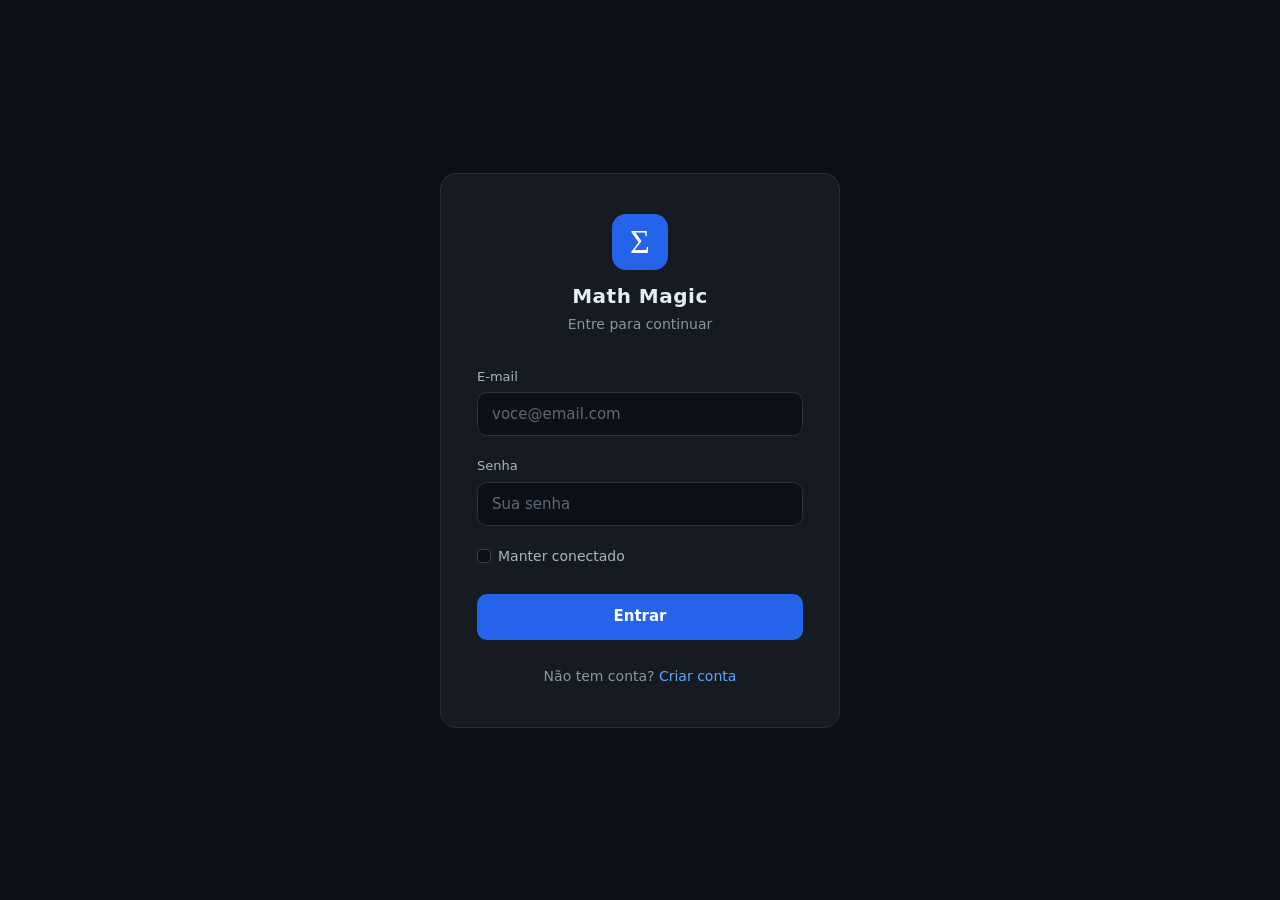
<file: index.html>
<!DOCTYPE html>
<html lang="pt-BR">

<head>
    <meta charset="UTF-8">
    <meta name="viewport" content="width=device-width, initial-scale=1.0">
    <title>Math Magic</title>
    <link rel="stylesheet" href="css/bootstrap/bootstrap.css">
    <link rel="stylesheet" href="css/index.css">
    <link rel="icon" type="image/png" href="img/LogoOF.jpg">
</head>

<body>
    <div id="Principal">
        <img id="ImagemPrincipal" src="img/formulas.avif" alt="Fórmulas matemáticas">

        <div id="Vitrine">
            <nav id="Cabecario" class="navbar navbar-expand-xl">
                <div class="container-fluid">

                    <a id="Logo" class="navbar-brand" href="AutorLifes.html">
                        <span id="Sigma" class="EstiloLetra">Σ</span>
                        <span id="NomeDaMarca" class="EstiloLetra">Math Magic</span>
                    </a>

                    <button class="navbar-toggler" type="button" data-bs-toggle="collapse" data-bs-target="#Opcoes"
                        aria-controls="Opcoes" aria-expanded="false" aria-label="Abrir menu">
                        <span class="navbar-toggler-icon"></span>
                    </button>

                    <div id="Opcoes" class="collapse navbar-collapse justify-content-end">
                        <ul class="navbar-nav align-items-xl-center">
                            <li class="nav-item">
                                <a href="index.html" class="nav-link LinksOpcoes EstiloLetra atual"
                                    aria-current="page">Início</a>
                            </li>
                            <li class="nav-item">
                                <a href="Questoes.html" class="nav-link LinksOpcoes EstiloLetra">Questões</a>
                            </li>
                            <li class="nav-item">
                                <a href="Ranking.html" class="nav-link LinksOpcoes EstiloLetra"
                                    aria-current="page">Ranking</a>
                            </li>
                            <li class="nav-item dropdown">
                                <a class="nav-link dropdown-toggle LinksOpcoes EstiloLetra" href="#" role="button"
                                    data-bs-toggle="dropdown" aria-expanded="false">UserMenu</a>
                                <div class="dropdown-menu dropdown-menu-end bg-darker" id="MenuUsuario">
                                    <h5 id="UsuarioNome">Nome:</h5>
                                    <p id="UsuarioEmail">email</p>
                                    <p id="pontos">pontos</p>
                                    <button class="btn btn-danger mt-1" type="button" onclick="logout()">Logout</button>
                                </div>
                            </li>
                        </ul>
                    </div>

                </div>
            </nav>

            <div id="Conteudo">
                <h5 id="FraseChamativa">SUA PLATAFORMA DE MATEMÁTICA!</h5>
                <h1 id="Titulo">Domine a Matemática do ENEM</h1>
                <p id="Descricao">Pratique, acompanhe seu desempenho e aprenda com resoluções comentadas.</p>

                <a href="Questoes.html" id="BtnQuestoes">Explorar Questões →</a>

                <img src="img/cefetlogo.png" alt="logo do cefet" id="LogoDoCefet">
            </div>
        </div>
    </div>

    <script src="https://cdn.jsdelivr.net/npm/bootstrap@5.3.3/dist/js/bootstrap.bundle.min.js"></script>
    <script src="js/userMenu.js"></script>
    <script src="js/verificarLogin.js"></script>
    <script src="js/forcarLogin.js"></script>
</body>

</html>
</file>
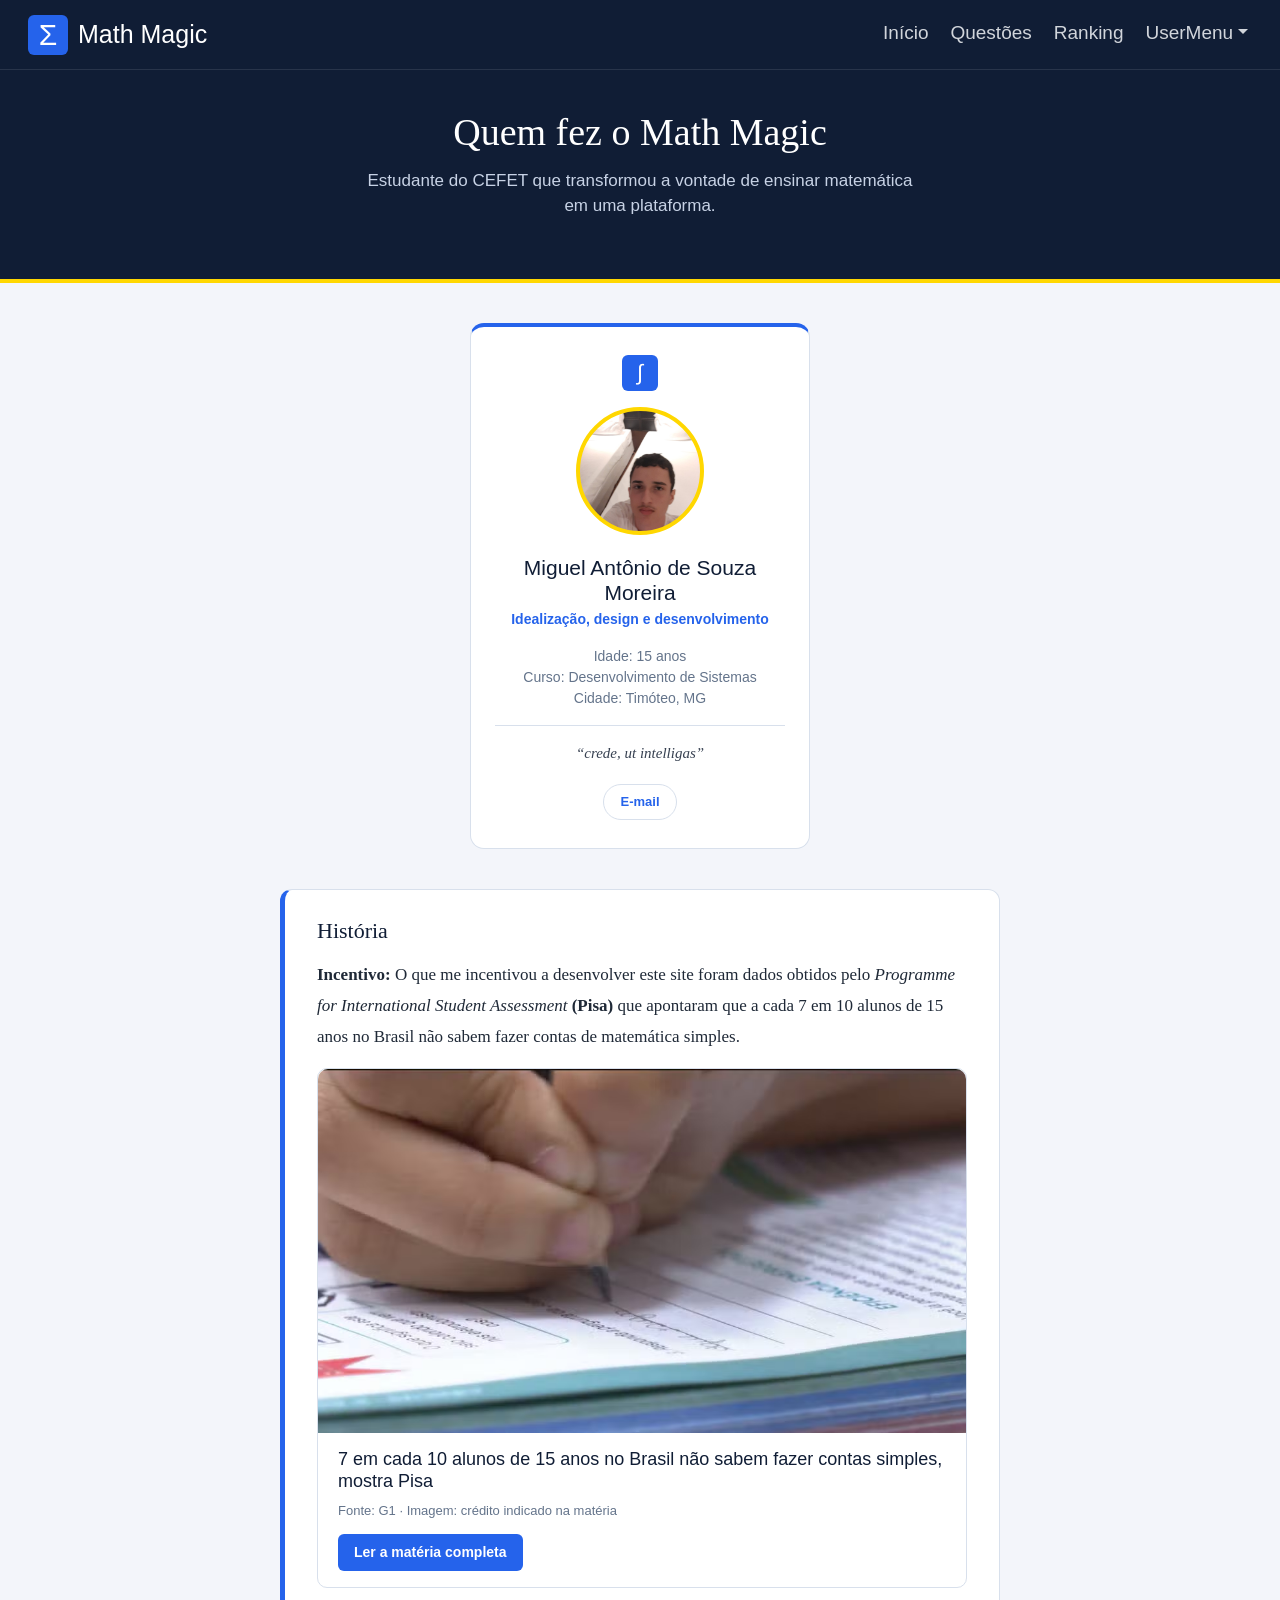
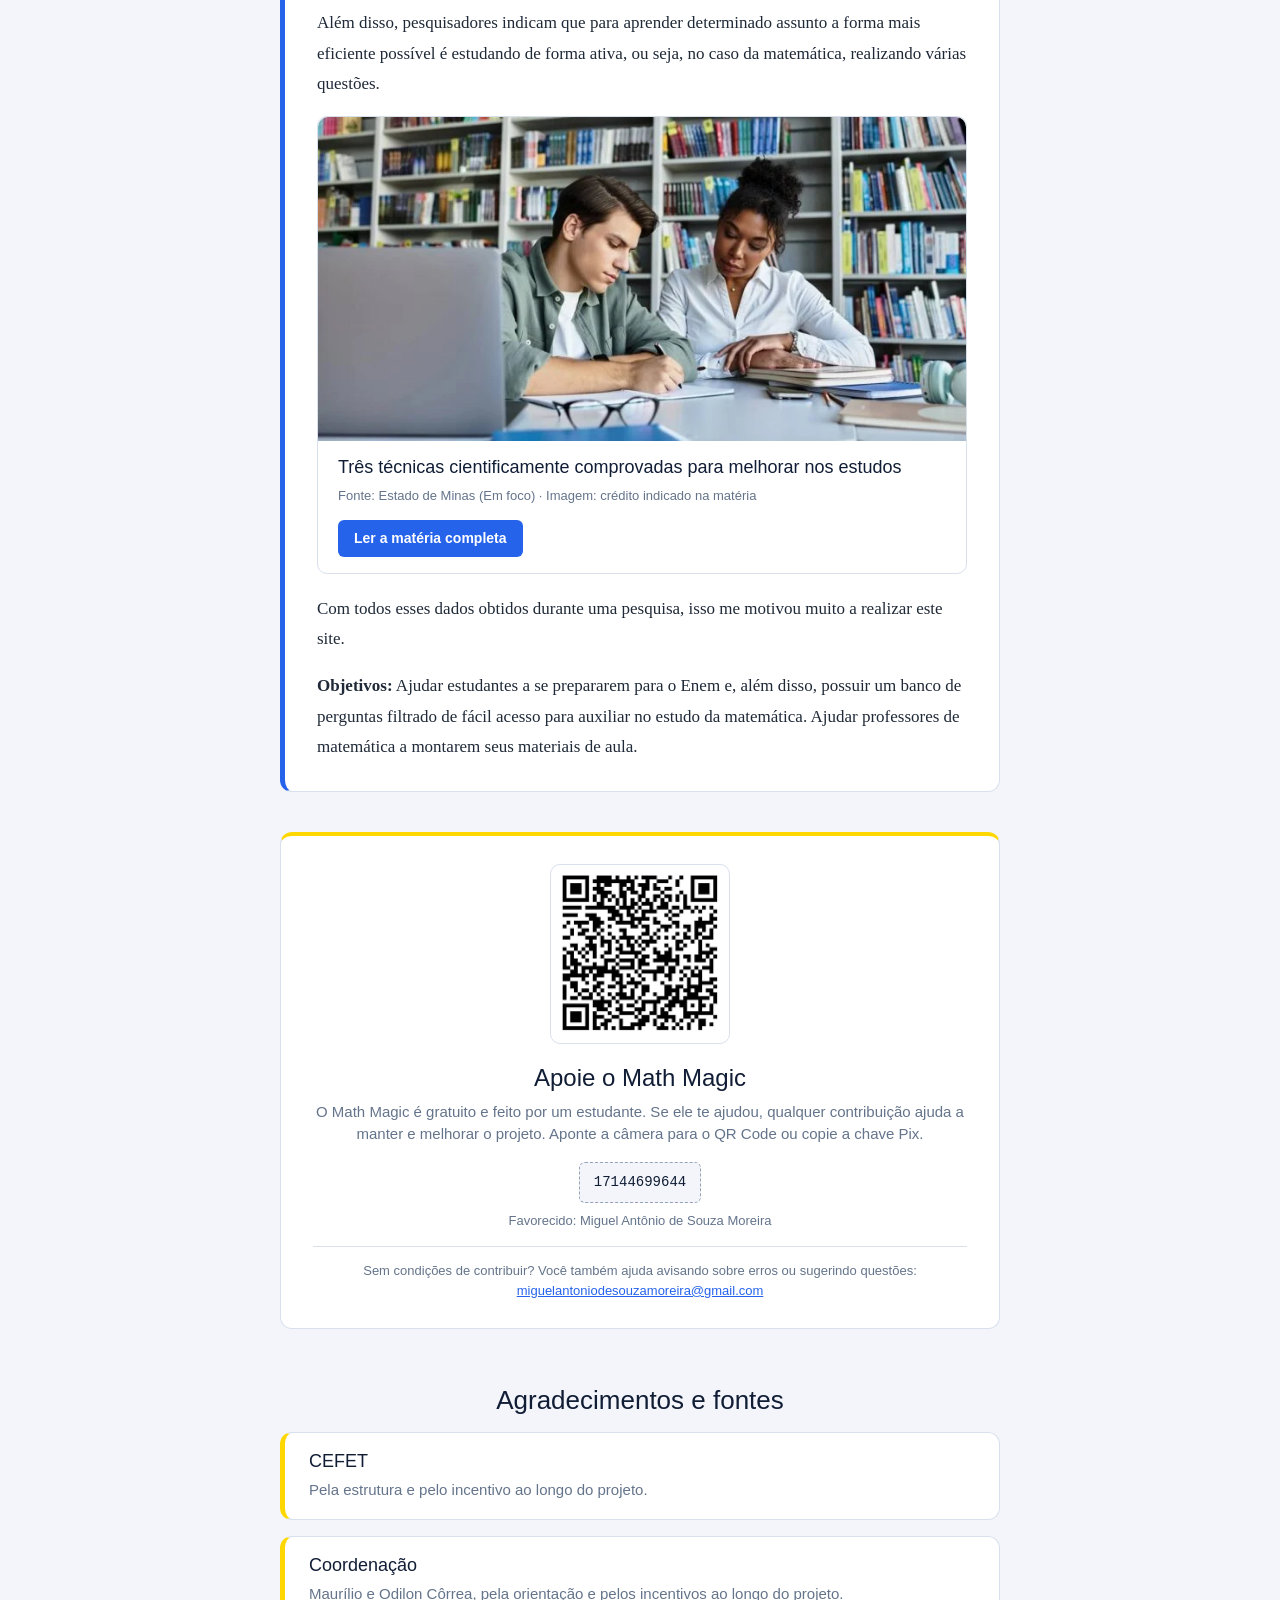
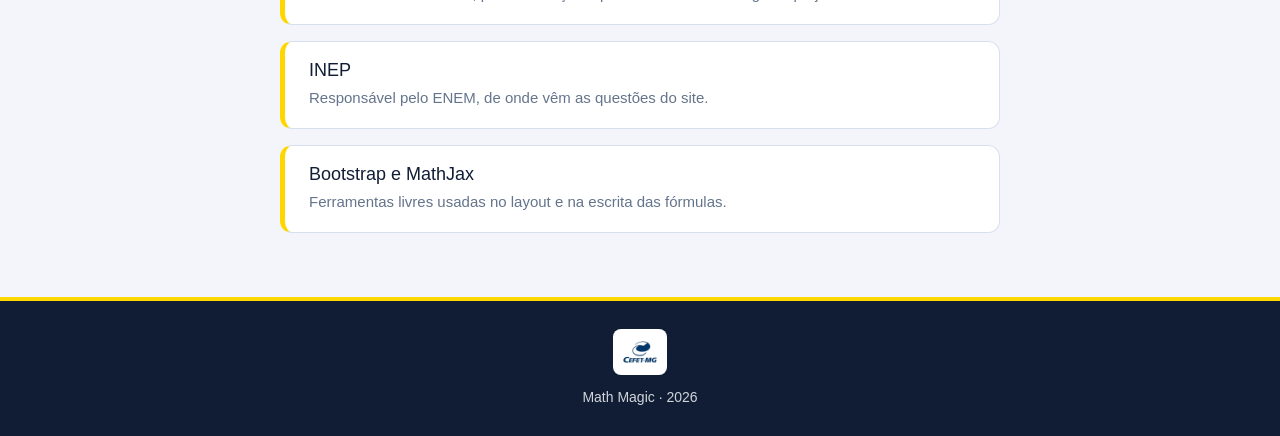
<file: AutorLifes.html>
<!DOCTYPE html>
<html lang="pt-BR">

<head>
    <meta charset="UTF-8">
    <meta name="viewport" content="width=device-width, initial-scale=1.0">
    <title>Math Magic - Créditos</title>
    <link rel="stylesheet" href="css/bootstrap/bootstrap.css">
    <link rel="stylesheet" href="css/Creditos.css">
    <link rel="icon" type="image/png" href="img/LogoOF.jpg">
</head>

<body>
    <nav id="Cabecario" class="navbar navbar-expand-md fixed-top">
        <div class="container-fluid">

            <a id="Logo" class="navbar-brand" href="AutorLifes.html">
                <span id="Sigma" class="EstiloLetra">Σ</span>
                <span id="NomeDaMarca" class="EstiloLetra">Math Magic</span>
            </a>

            <button class="navbar-toggler" type="button" data-bs-toggle="collapse" data-bs-target="#Opcoes"
                aria-controls="Opcoes" aria-expanded="false" aria-label="Abrir menu">
                <span class="navbar-toggler-icon"></span>
            </button>

            <div id="Opcoes" class="collapse navbar-collapse justify-content-end">
                <ul class="navbar-nav align-items-md-center">
                    <li class="nav-item">
                        <a href="index.html" class="nav-link LinksOpcoes EstiloLetra">Início</a>
                    </li>
                    <li class="nav-item">
                        <a href="Questoes.html" class="nav-link LinksOpcoes EstiloLetra"
                            aria-current="page">Questões</a>
                    </li>
                    <li class="nav-item">
                        <a href="Ranking.html" class="nav-link LinksOpcoes EstiloLetra"
                            aria-current="page">Ranking</a>
                    </li>
                    <li class="nav-item dropdown">
                        <a class="nav-link dropdown-toggle LinksOpcoes EstiloLetra" href="#" role="button"
                            data-bs-toggle="dropdown" aria-expanded="false">UserMenu</a>
                        <div class="dropdown-menu dropdown-menu-end bg-darker" id="MenuUsuario">
                            <h5 id="UsuarioNome">Nome:</h5>
                            <p id="UsuarioEmail">email</p>
                            <p id="pontos">pontos</p>
                            <button class="btn btn-danger mt-1" type="button" onclick="logout()">Logout</button>
                        </div>
                    </li>
                </ul>
            </div>

        </div>
    </nav>

    <div id="Topo">
        <h1 id="Titulo">Quem fez o Math Magic</h1>
        <p id="Subtitulo">Estudante do CEFET que transformou a vontade de ensinar matemática em uma plataforma.</p>
    </div>

    <div id="Equipe">
        <div class="Autor">
            <div class="AutorSimbolo">∫</div>
            <div class="AutorFoto" role="img" aria-label="Foto de Miguel Antônio"
                style="background-image: url('img/MiguelAntonio.png');"></div>
            <h3 class="AutorNome">Miguel Antônio de Souza Moreira</h3>
            <p class="AutorFuncao">Idealização, design e desenvolvimento</p>
            <ul class="AutorDados">
                <li>Idade: 15 anos</li>
                <li>Curso: Desenvolvimento de Sistemas</li>
                <li>Cidade: Timóteo, MG</li>
            </ul>
            <p class="AutorFrase">“crede, ut intelligas”</p>
            <div class="AutorLinks">
                <a href="mailto:miguelantoniodesouzamoreira@gmail.com">E-mail</a>
            </div>
        </div>
    </div>

    <div id="Teorema">
        <h4>História</h4>
        <p><b>Incentivo:</b> O que me incentivou a desenvolver este site foram dados obtidos pelo <i>Programme for
                International Student Assessment</i> <b>(Pisa)</b> que apontaram que a cada 7 em 10 alunos de 15 anos no
            Brasil não sabem fazer contas de matemática simples.</p>

        <div class="Noticia">
            <a href="https://g1.globo.com/educacao/noticia/2026/09/08/7-em-cada-10-alunos-de-15-anos-no-brasil-nao-sabem-fazer-contas-simples-mostra-pisa.ghtml"
                target="_blank" rel="noopener">
                <img src="img/JornalImagem.png" alt="Imagem divulgada pelo G1 sobre o resultado do Pisa"
                    class="NoticiaImagem">
            </a>
            <div class="NoticiaTexto">
                <h3 class="NoticiaTitulo">7 em cada 10 alunos de 15 anos no Brasil não sabem fazer contas simples,
                    mostra Pisa</h3>
                <p class="NoticiaFonte">Fonte: G1 · Imagem: crédito indicado na matéria</p>
                <a href="https://g1.globo.com/educacao/noticia/2026/09/08/7-em-cada-10-alunos-de-15-anos-no-brasil-nao-sabem-fazer-contas-simples-mostra-pisa.ghtml"
                    target="_blank" rel="noopener" class="NoticiaLink">Ler a matéria completa</a>
            </div>
        </div>

        <p>Além disso, pesquisadores indicam que para aprender determinado assunto a forma mais eficiente
            possível é estudando de forma ativa, ou seja, no caso da matemática, realizando várias questões.</p>

        <div class="Noticia">
            <a href="https://www.em.com.br/emfoco/2026/01/25/tres-tecnicas-cientificamente-comprovadas-para-melhorar-nos-estudos/"
                target="_blank" rel="noopener">
                <img src="img/EsAtivo.png" alt="Imagem divulgada pelo Estado de Minas sobre técnicas de estudo"
                    class="NoticiaImagem">
            </a>
            <div class="NoticiaTexto">
                <h3 class="NoticiaTitulo">Três técnicas cientificamente comprovadas para melhorar nos estudos</h3>
                <p class="NoticiaFonte">Fonte: Estado de Minas (Em foco) · Imagem: crédito indicado na matéria</p>
                <a href="https://www.em.com.br/emfoco/2026/01/25/tres-tecnicas-cientificamente-comprovadas-para-melhorar-nos-estudos/"
                    target="_blank" rel="noopener" class="NoticiaLink">Ler a matéria completa</a>
            </div>
        </div>

        <p>Com todos esses dados obtidos durante uma pesquisa, isso me motivou muito a realizar este site.</p>
        <p><b>Objetivos:</b> Ajudar estudantes a se prepararem para o Enem e, além disso, possuir um banco
            de perguntas filtrado de fácil acesso para auxiliar no estudo da matemática. Ajudar professores de
            matemática a montarem seus materiais de aula.</p>
    </div>

    <div id="Apoie">
        <img src="img/Qr-code.png" alt="QR Code do Pix para apoiar o Math Magic" id="ApoieQr">
        <h2 id="ApoieTitulo">Apoie o Math Magic</h2>
        <p id="ApoieDescricao">O Math Magic é gratuito e feito por um estudante. Se ele te ajudou, qualquer
            contribuição ajuda a manter e melhorar o projeto. Aponte a câmera para o QR Code ou copie a chave Pix.
        </p>
        <div id="PixLinha">
            <div id="PixChave">17144699644</div>
        </div>
        <p id="PixAviso"></p>
        <p id="PixFavorecido">Favorecido: Miguel Antônio de Souza Moreira</p>
        <p id="ApoieOutras">Sem condições de contribuir? Você também ajuda avisando sobre erros ou sugerindo
            questões: <a href="mailto:miguelantoniodesouzamoreira@gmail.com">miguelantoniodesouzamoreira@gmail.com</a>
        </p>
    </div>

    <div id="Agradecimentos">
        <h2 id="AgradecimentosTitulo">Agradecimentos e fontes</h2>
        <div class="Agradecimento">
            <h4>CEFET</h4>
            <p>Pela estrutura e pelo incentivo ao longo do projeto.</p>
        </div>
        <div class="Agradecimento">
            <h4>Coordenação</h4>
            <p>Maurílio e Odilon Côrrea, pela orientação e pelos incentivos ao longo do projeto.</p>
        </div>
        <div class="Agradecimento">
            <h4>INEP</h4>
            <p>Responsável pelo ENEM, de onde vêm as questões do site.</p>
        </div>
        <div class="Agradecimento">
            <h4>Bootstrap e MathJax</h4>
            <p>Ferramentas livres usadas no layout e na escrita das fórmulas.</p>
        </div>
    </div>

    <div id="Rodape">
        <img src="img/cefetlogo.png" alt="logo do cefet" id="LogoDoCefet">
        <p>Math Magic · 2026</p>
    </div>

    <script src="https://cdn.jsdelivr.net/npm/bootstrap@5.3.3/dist/js/bootstrap.bundle.min.js"></script>
    <script src="js/userMenu.js"></script>
</body>

</html>
</file>
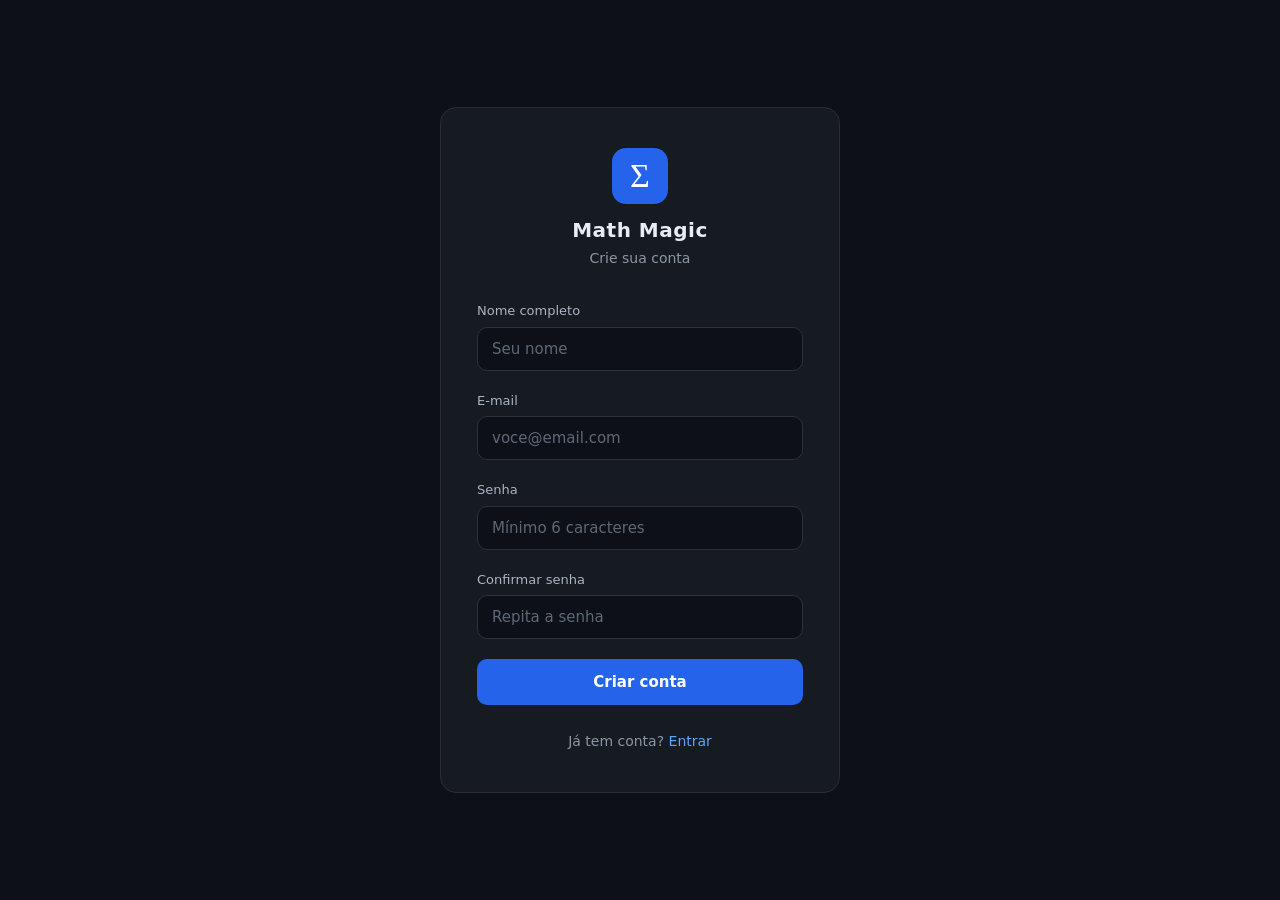
<file: Cadastro.html>
<!DOCTYPE html>
<html lang="pt-br" data-bs-theme="dark">

<head>
  <meta charset="UTF-8">
  <meta name="viewport" content="width=device-width, initial-scale=1">
  <title>Criar conta · Math Magic</title>
  <link rel="stylesheet" href="css/bootstrap/bootstrap.css">
  <link rel="stylesheet" href="css/EstilosEntrada.css">
  <link rel="icon" type="image/png" href="img/LogoOF.jpg">
</head>

<body>
  <main class="cartao">
    <div class="marca">
      <div class="logo" aria-hidden="true">&Sigma;</div>
      <h1 class="nome-marca">Math Magic</h1>
      <p class="subtitulo">Crie sua conta</p>
    </div>

    <form id="formulario">
      <div class="campo">
        <label for="nome">Nome completo</label>
        <input type="text" class="form-control" id="nome" placeholder="Seu nome" required>
        <div class="invalid-feedback">Digite seu nome.</div>
      </div>

      <div class="campo">
        <label for="email">E-mail</label>
        <input type="email" class="form-control" id="email" placeholder="voce@email.com" required>
        <div class="invalid-feedback">Digite um e-mail válido.</div>
      </div>

      <div class="campo">
        <label for="senha">Senha</label>
        <input type="password" class="form-control" id="senha" minlength="6" placeholder="Mínimo 6 caracteres" required>
        <div class="invalid-feedback">Use pelo menos 6 caracteres.</div>
      </div>

      <div class="campo">
        <label for="confirmar">Confirmar senha</label>
        <input type="password" class="form-control" id="confirmar" placeholder="Repita a senha" required>
        <div class="invalid-feedback">As senhas precisam ser iguais.</div>
      </div>

      <button type="submit" class="btn btn-principal" onclick="Cadastrar()" type="submit">Criar conta</button>
    </form>

    <p class="rodape">Já tem conta? <a href="Login.html">Entrar</a></p>

    <script src="js/cadastrar.js"></script>
    <script src="js/verificarLogin.js"></script>
    <script src="js/loginAtivo.js"></script>
  </main>
</body>

</html>
</file>
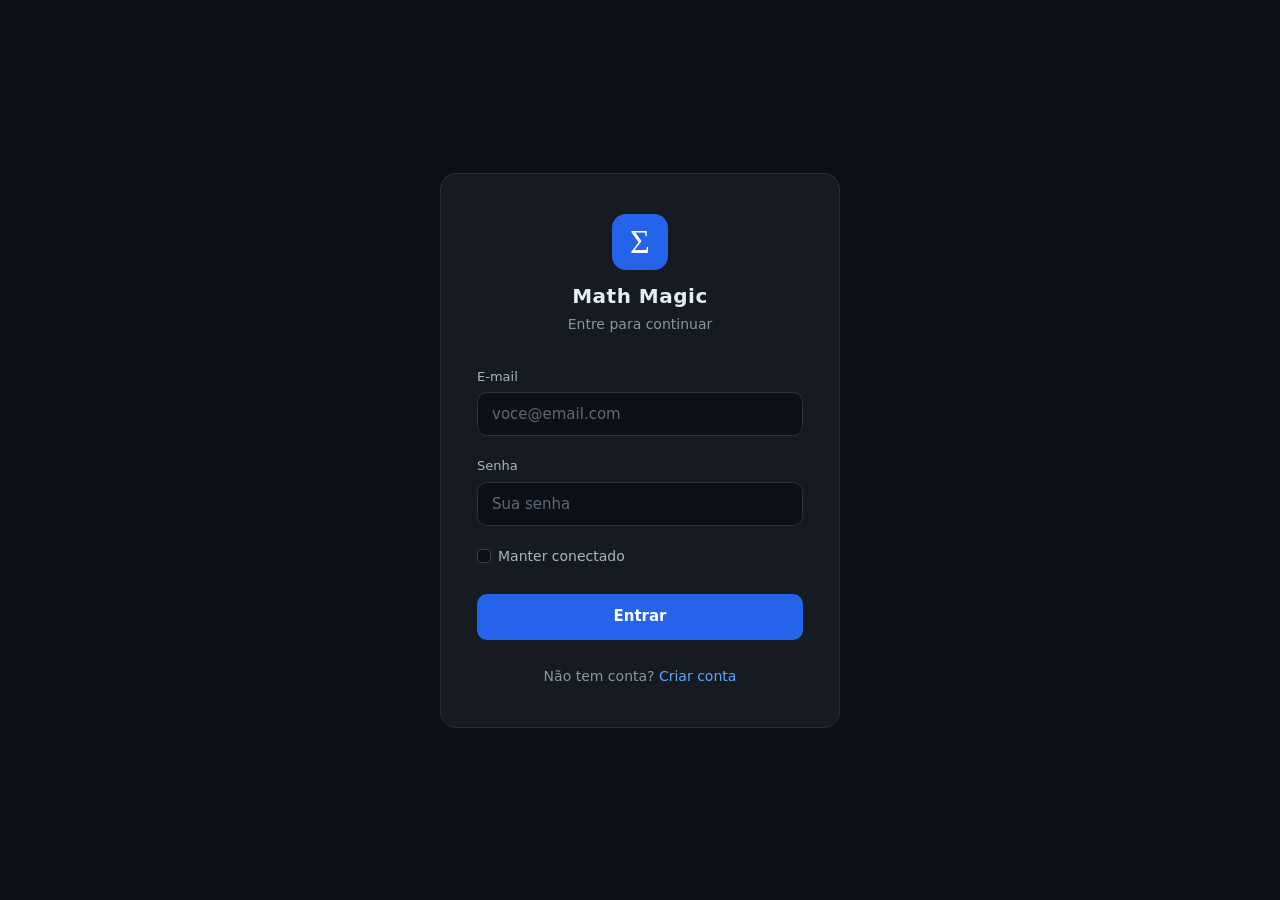
<file: Login.html>
<!DOCTYPE html>
<html lang="pt-br" data-bs-theme="dark">
<head>
  <meta charset="UTF-8">
  <meta name="viewport" content="width=device-width, initial-scale=1">
  <title>Entrar · Math Magic</title>
  <link href="css/bootstrap/bootstrap.css" rel="stylesheet">
  <link href="css/EstilosEntrada.css" rel="stylesheet">
  <link rel="icon" type="image/png" href="img/LogoOF.jpg">
</head>
<body>
  <main class="cartao">
    <div class="marca">
      <div class="logo" aria-hidden="true">&Sigma;</div>
      <h1 class="nome-marca">Math Magic</h1>
      <p class="subtitulo">Entre para continuar</p>
    </div>

    <form id="formulario">
      <div class="campo">
        <label for="email">E-mail</label>
        <input type="email" class="form-control" id="email" placeholder="voce@email.com" required>
        <div class="invalid-feedback">Digite um e-mail válido.</div>
      </div>

      <div class="campo">
        <label for="senha">Senha</label>
        <input type="password" class="form-control" id="senha" placeholder="Sua senha" required>
        <div class="invalid-feedback">Digite sua senha.</div>
      </div>

      <div class="form-check opcoes">
        <input class="form-check-input" type="checkbox" id="lembrar">
        <label class="form-check-label" for="lembrar">Manter conectado</label>
      </div>

      <button type="button" class="btn btn-principal" onclick="Login()">Entrar</button>
    </form>

    <p class="rodape">Não tem conta? <a href="Cadastro.html">Criar conta</a></p>
  </main>
  <script src="js/login.js"></script>
  <script src="js/verificarLogin.js"></script>
  <script src="js/loginAtivo.js"></script>
</body>
</html>
</file>
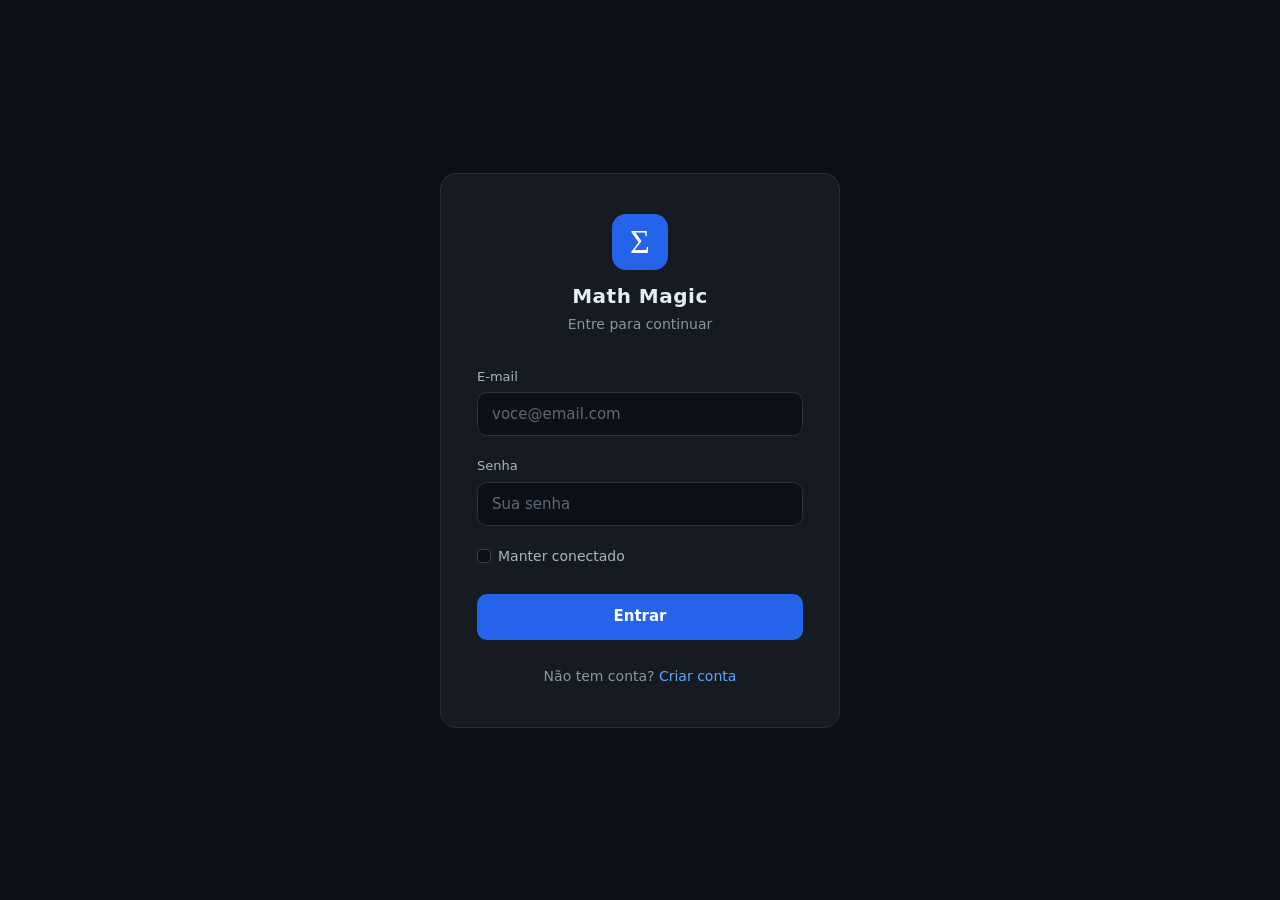
<file: Ranking.html>
<!DOCTYPE html>
<html lang="pt-BR">

<head>
    <meta charset="UTF-8">
    <meta name="viewport" content="width=device-width, initial-scale=1.0">
    <title>Math Magic - Ranking e Comunidade</title>
    <link rel="stylesheet" href="css/bootstrap/bootstrap.css">
    <link rel="stylesheet" href="css/ranking.css">
    <link rel="icon" type="image/png" href="img/LogoOF.jpg">
</head>

<body>
    <nav id="Cabecario" class="navbar navbar-expand-md fixed-top">
        <div class="container-fluid">

            <a id="Logo" class="navbar-brand" href="AutorLifes.html">
                <span id="Sigma" class="EstiloLetra">Σ</span>
                <span id="NomeDaMarca" class="EstiloLetra">Math Magic</span>
            </a>

            <button class="navbar-toggler" type="button" data-bs-toggle="collapse" data-bs-target="#Opcoes"
                aria-controls="Opcoes" aria-expanded="false" aria-label="Abrir menu">
                <span class="navbar-toggler-icon"></span>
            </button>

            <div id="Opcoes" class="collapse navbar-collapse justify-content-end">
                <ul class="navbar-nav align-items-md-center">
                    <li class="nav-item">
                        <a href="index.html" class="nav-link LinksOpcoes EstiloLetra">Início</a>
                    </li>
                    <li class="nav-item">
                        <a href="Questoes.html" class="nav-link LinksOpcoes EstiloLetra">Questões</a>
                    </li>
                    <li class="nav-item">
                        <a href="Ranking.html" class="nav-link LinksOpcoes EstiloLetra atual"
                            aria-current="page">Ranking</a>
                    </li>
                    <li class="nav-item dropdown">
                        <a class="nav-link dropdown-toggle LinksOpcoes EstiloLetra" href="#" role="button"
                            data-bs-toggle="dropdown" aria-expanded="false">UserMenu</a>
                        <div class="dropdown-menu dropdown-menu-end bg-darker" id="MenuUsuario">
                            <h5 id="UsuarioNome">Nome:</h5>
                            <p id="UsuarioEmail">email</p>
                            <p id="pontos">pontos</p>
                            <button class="btn btn-danger mt-1" type="button" onclick="logout()">Logout</button>
                        </div>
                    </li>
                </ul>
            </div>

        </div>
    </nav>

    <div id="Topo">
        <h1 id="Titulo">Ranking e Comunidade</h1>
        <p id="Subtitulo">Veja quem mais acertou questões e converse com outros estudantes.</p>
    </div>


    <!-- ===== TOP 5 ===== -->
    <div id="Ranking" class="Secao">
        <h2 class="SecaoTitulo">🏆 Top 5</h2>
        <p class="SecaoSub">Os estudantes com mais pontos no Math Magic.</p>

        <table class="table table-primary table-striped table-hover align-middle">
            <thead>
                <tr>
                    <th>Estudante</th>
                    <th>Pontos</th>
                </tr>
            </thead>
            <tbody id="corpo"></tbody>
        </table>
    </div>


    <!-- ===== COMUNIDADE ===== -->
    <div id="Comunidade" class="Secao">
        <h2 class="SecaoTitulo">Comunidade</h2>
        <p class="SecaoSub">Tire dúvidas, compartilhe dicas e comemore suas conquistas.</p>
        <form id="Form-Comentario">
        <label class="Campo" for="CampoNome">Seu nome de exibição</label>
        <input type="text" id="CampoNome" maxlength="30" placeholder="Ex.: Miguel" required>

        <label class="Campo" for="CampoTexto">Seu comentário</label>
        <textarea id="CampoTexto" maxlength="300" placeholder="Escreva aqui..." required></textarea>

        <button type="button" id="BtnPublicar" onclick="cadastrarMensagem()">Publicar comentário</button>
        </form>
        <p id="AvisoComentario"></p>

        <h3 id="ComentariosTitulo">Comentários da comunidade</h3>

        <div id="ListaComentarios">
            
        </div>
    </div>

    <div id="Rodape">
        <p>Math Magic · 2026</p>
    </div>

    <script src="https://cdn.jsdelivr.net/npm/bootstrap@5.3.3/dist/js/bootstrap.bundle.min.js"></script>
    <script src="js/userMenu.js"></script>
    <script src="js/verificarLogin.js"></script>
    <script src="js/forcarLogin.js"></script>
    <script src="js/ranking.js"></script>
    <script src="js/curtidas.js"></script>
    <script src="js/comunidade.js"></script>
</body>

</html>
</file>
<file: css/index.css>
* {
    margin: 0px;
    padding: 0px;
}

body {
    background-color: #F4F7FC;
    font-family: Arial, Helvetica, sans-serif;
}

#Principal {
    display: flex;
    min-height: 100vh;
}

/* ===== NAVBAR (sem alterações) ===== */
#Cabecario {
    width: 100%;
    min-height: 70px;
    padding: 0;
    background-color: #101D35;
    border-bottom: 1px solid rgba(255, 255, 255, .1);
}

#Logo {
    display: flex;
    align-items: center;
    gap: 10px;
    margin: 0;
    padding: 0;
}

#Sigma {
    margin-left: 16px;
    display: flex;
    align-items: center;
    justify-content: center;
    width: 40px;
    height: 40px;
    background-color: #2563EB;
    color: white;
    font-size: 30px;
    border-radius: 6px;
}

#NomeDaMarca {
    color: white;
    font-size: 25px;
    transition: 0.2s;
}

#Logo:hover #NomeDaMarca {
    color: #FFD700;
}

#Opcoes {
    margin-right: 20px;
}

#Opcoes .navbar-nav {
    gap: 22px;
}

.LinksOpcoes,
.navbar-nav .nav-link.LinksOpcoes {
    display: inline-block;
    padding: 4px 0 6px;
    color: #D1D5DB;
    font-size: 19px;
    cursor: pointer;
    transition: color .3s, transform .3s;
}

.LinksOpcoes:hover,
.navbar-nav .nav-link.LinksOpcoes:hover {
    color: white;
    transform: scale(1.08);
}

.atual,
.navbar-nav .nav-link.atual {
    color: white;
    box-shadow: inset 0 -2px 0 #FFD700;
}

.navbar-toggler {
    margin-right: 10px;
    border-color: rgba(255, 255, 255, .4);
}

.navbar-toggler-icon {
    filter: invert(1);
}

#MenuUsuario {
    min-width: 220px;
    padding: 14px 18px;
    background-color: #101D35;
    border: 1px solid rgba(255, 255, 255, .1);
    border-radius: 10px;
}

#UsuarioNome {
    margin: 0;
    color: white;
    font-size: 16px;
    font-weight: 700;
}

#UsuarioEmail {
    margin: 2px 0 0;
    color: #D1D5DB;
    font-size: 13px;
}

#pontos {
    color: rgb(255, 215, 0);
}

/* ===== FIM NAVBAR ===== */


/* ===== IMAGEM (lado esquerdo) ===== */
#ImagemPrincipal {
    width: 45%;
    height: 100vh;
    object-fit: cover;
}


/* ===== CONTEÚDO (lado direito) ===== */
#Vitrine {
    display: flex;
    flex-direction: column;
    width: 55%;
}

#Conteudo {
    flex: 1;
    display: flex;
    flex-direction: column;
    justify-content: center;
    padding: 3vh 20px;
    text-align: center;
}

#FraseChamativa {
    margin-bottom: 2vh;
    color: blue;
    font-size: 16px;
    letter-spacing: 1px;
}

#Titulo {
    margin-bottom: 2vh;
    color: rgb(216, 63, 63);
    font-family: Cambria, Cochin, Georgia, Times, 'Times New Roman', serif;
    font-size: 44px;
}

#Descricao {
    width: 80%;
    max-width: 480px;
    margin: 0 auto 4vh auto;
    color: #444546;
    font-family: Georgia, "Times New Roman", serif;
    font-size: 17px;
    font-weight: bold;
    line-height: 26px;
}

#BtnQuestoes,
#BtnMateriais {
    display: block;
    width: 80%;
    max-width: 360px;
    margin: 0 auto 2vh auto;
    padding: 14px 20px;
    color: white;
    border-radius: 8px;
    font-size: 24px;
    font-weight: bold;
    text-decoration: none;
    transition: 0.3s;
}

#BtnQuestoes {
    background-color: #2563eb;
}

#BtnMateriais {
    background-color: #ff0000;
}

#BtnQuestoes:hover,
#BtnMateriais:hover {
    box-shadow: 4px 5px 5px rgb(106, 106, 106);
    transform: translateY(-2px);
}

#LogoDoCefet {
    display: block;
    width: 120px;
    margin: 3vh auto 0 auto;
}


/* ===== navbar colapsada (hambúrguer) ===== */
@media (max-width: 1199px) {
    #Cabecario {
        min-height: 60px;
    }

    #Sigma {
        margin-left: 10px;
    }

    #NomeDaMarca {
        font-size: 17px;
    }

    #Opcoes {
        margin: 0;
        padding: 10px 16px 14px;
    }

    #Opcoes .navbar-nav {
        gap: 6px;
    }

    .LinksOpcoes,
    .navbar-nav .nav-link.LinksOpcoes {
        font-size: 16px;
    }
}


/* ===== TABLET E CELULAR: conteúdo em cima, imagem embaixo ===== */
@media (max-width: 991px) {
    #Principal {
        flex-direction: column-reverse;
    }

    #Vitrine {
        width: 100%;
    }

    #ImagemPrincipal {
        width: 100%;
        height: 180px;
    }
}

@media (max-width: 600px) {
    #Conteudo {
        padding: 36px 20px 30px 20px;
    }

    #Titulo {
        font-size: 30px;
    }

    #Descricao {
        width: 100%;
        font-size: 16px;
    }

    #BtnQuestoes,
    #BtnMateriais {
        width: 100%;
        font-size: 20px;
    }
}

@media (max-width: 380px) {
    #NomeDaMarca {
        font-size: 15px;
    }

    #BtnQuestoes,
    #BtnMateriais {
        font-size: 18px;
    }
}
</file>
<file: css/Creditos.css>
* {
    box-sizing: border-box;
}

body {
    margin: 0;
    background-color: #F3F5FA;
    color: #1F2937;
    font-family: Arial, Helvetica, sans-serif;
    line-height: 1.5;
}

/* ===== NAVBAR (sem alterações) ===== */
#Cabecario {
    width: 100%;
    min-height: 70px;
    padding: 0;
    background-color: #101D35;
    border-bottom: 1px solid rgba(255, 255, 255, .1);
}

#Logo {
    display: flex;
    align-items: center;
    gap: 10px;
    margin: 0;
    padding: 0;
}

#Sigma {
    margin-left: 16px;
    display: flex;
    align-items: center;
    justify-content: center;
    width: 40px;
    height: 40px;
    background-color: #2563EB;
    color: white;
    font-size: 30px;
    border-radius: 6px;
}

#NomeDaMarca {
    color: white;
    font-size: 25px;
    transition: 0.2s;
}

#Logo:hover #NomeDaMarca {
    color: #FFD700;
}

#Opcoes {
    margin-right: 20px;
}

#Opcoes .navbar-nav {
    gap: 22px;
}

.LinksOpcoes,
.navbar-nav .nav-link.LinksOpcoes {
    display: inline-block;
    padding: 4px 0 6px;
    color: #D1D5DB;
    font-size: 19px;
    cursor: pointer;
    transition: color .3s, transform .3s;
}

.LinksOpcoes:hover,
.navbar-nav .nav-link.LinksOpcoes:hover {
    color: white;
    transform: scale(1.08);
}

.atual,
.navbar-nav .nav-link.atual {
    color: white;
    box-shadow: inset 0 -2px 0 #FFD700;
}

.navbar-toggler {
    margin-right: 10px;
    border-color: rgba(255, 255, 255, .4);
}

.navbar-toggler-icon {
    filter: invert(1);
}

#MenuUsuario {
    min-width: 220px;
    padding: 14px 18px;
    background-color: #101D35;
    border: 1px solid rgba(255, 255, 255, .1);
    border-radius: 10px;
}

#UsuarioNome {
    margin: 0;
    color: white;
    font-size: 16px;
    font-weight: 700;
}

#UsuarioEmail {
    margin: 2px 0 0;
    color: #D1D5DB;
    font-size: 13px;
}

#pontos {
    color: rgb(255, 215, 0);
}

#Topo {
    padding: 110px 20px 60px 20px;
    background-color: #101D35;
    border-bottom: 4px solid #FFD700;
    text-align: center;
}

#Titulo {
    margin: 0 0 12px 0;
    color: white;
    font-family: Georgia, "Times New Roman", serif;
    font-size: 38px;
}

#Subtitulo {
    max-width: 560px;
    margin: 0 auto;
    color: #C7D2E5;
    font-size: 17px;
}


/* ===== AUTOR ===== */
#Equipe {
    margin-top: 40px;
    padding: 0 20px;
}

.Autor {
    max-width: 340px;
    margin: 0 auto;
    padding: 28px 24px;
    background-color: white;
    border: 1px solid #D8E0EC;
    border-top: 4px solid #2563EB;
    border-radius: 14px;
    text-align: center;
}

.AutorSimbolo {
    width: 36px;
    height: 36px;
    margin: 0 auto 16px auto;
    background-color: #2563EB;
    color: white;
    font-size: 22px;
    line-height: 36px;
    border-radius: 6px;
}

.AutorFoto {
    width: 128px;
    height: 128px;
    margin: 0 auto 20px auto;
    background-color: #E2E8F0;
    background-size: cover;
    background-position: center;
    border: 4px solid #FFD700;
    border-radius: 50%;
}

.AutorNome {
    margin: 0 0 4px 0;
    color: #101D35;
    font-size: 21px;
}

.AutorFuncao {
    margin: 0 0 16px 0;
    color: #2563EB;
    font-size: 14px;
    font-weight: bold;
}

.AutorDados {
    margin: 0 0 16px 0;
    padding: 0;
    list-style: none;
    color: #64748B;
    font-size: 14px;
}

.AutorFrase {
    margin: 0 0 20px 0;
    padding-top: 16px;
    border-top: 1px solid #D8E0EC;
    color: #374151;
    font-family: Georgia, "Times New Roman", serif;
    font-size: 15px;
    font-style: italic;
}

.AutorLinks a {
    display: inline-block;
    padding: 7px 16px;
    color: #2563EB;
    border: 1px solid #D8E0EC;
    border-radius: 20px;
    font-size: 13px;
    font-weight: bold;
    text-decoration: none;
}

.AutorLinks a:hover {
    color: white;
    background-color: #2563EB;
    border-color: #2563EB;
}


/* ===== HISTÓRIA ===== */
#Teorema {
    width: 90%;
    max-width: 720px;
    margin: 40px auto 0 auto;
    padding: 28px 32px 12px 32px;
    background-color: white;
    border: 1px solid #D8E0EC;
    border-left: 5px solid #2563EB;
    border-radius: 12px;
    font-family: Georgia, "Times New Roman", serif;
    font-size: 17px;
    line-height: 1.8;
}

#Teorema h4 {
    margin: 0 0 16px 0;
    color: #101D35;
    font-size: 22px;
}

#Teorema p {
    margin: 0 0 16px 0;
}

.Noticia {
    margin: 0 0 20px 0;
    border: 1px solid #D8E0EC;
    border-radius: 10px;
    font-family: Arial, Helvetica, sans-serif;
    line-height: 1.5;
}

.NoticiaImagem {
    display: block;
    width: 100%;
    height: auto;
    border-radius: 10px 10px 0 0;
}

.NoticiaTexto {
    padding: 16px 20px;
}

.NoticiaTitulo {
    margin: 0 0 8px 0;
    color: #101D35;
    font-size: 18px;
}

#Teorema .NoticiaFonte {
    margin: 0 0 14px 0;
    color: #64748B;
    font-size: 13px;
}

.NoticiaLink {
    display: inline-block;
    padding: 8px 16px;
    color: white;
    background-color: #2563EB;
    border-radius: 6px;
    font-size: 14px;
    font-weight: bold;
    text-decoration: none;
}

.NoticiaLink:hover {
    color: white;
    background-color: #1D4ED8;
}

#Apoie {
    width: 90%;
    max-width: 720px;
    margin: 40px auto 0 auto;
    padding: 28px 32px;
    background-color: white;
    border: 1px solid #D8E0EC;
    border-top: 4px solid #FFD700;
    border-radius: 12px;
    text-align: center;
}

#ApoieQr {
    display: block;
    width: 180px;
    height: 180px;
    margin: 0 auto 20px auto;
    padding: 8px;
    border: 1px solid #D8E0EC;
    border-radius: 10px;
}

#ApoieTitulo {
    margin: 0 0 8px 0;
    color: #101D35;
    font-size: 24px;
}

#ApoieDescricao {
    margin: 0 0 16px 0;
    color: #64748B;
    font-size: 15px;
}

#PixChave {
    display: inline-block;
    padding: 9px 14px;
    background-color: #F3F5FA;
    border: 1px dashed #94A3B8;
    border-radius: 6px;
    color: #101D35;
    font-family: "Courier New", monospace;
    font-size: 14px;
}

#PixAviso {
    margin: 8px 0 0 0;
    color: #475569;
    font-size: 14px;
    font-weight: bold;
}

#PixFavorecido {
    margin: 4px 0 0 0;
    color: #64748B;
    font-size: 13px;
}

#ApoieOutras {
    margin: 16px 0 0 0;
    padding-top: 14px;
    border-top: 1px solid #D8E0EC;
    color: #64748B;
    font-size: 13px;
}

#ApoieOutras a {
    color: #2563EB;
}

#Agradecimentos {
    width: 90%;
    max-width: 720px;
    margin: 56px auto 0 auto;
}

#AgradecimentosTitulo {
    margin: 0 0 4px 0;
    color: #101D35;
    font-size: 26px;
    text-align: center;
}

.Agradecimento {
    margin-top: 16px;
    padding: 18px 24px;
    background-color: white;
    border: 1px solid #D8E0EC;
    border-left: 5px solid #FFD700;
    border-radius: 12px;
}

.Agradecimento h4 {
    margin: 0 0 6px 0;
    color: #101D35;
    font-size: 18px;
}

.Agradecimento p {
    margin: 0;
    color: #64748B;
    font-size: 15px;
}

#Rodape {
    margin-top: 64px;
    padding: 28px 20px;
    background-color: #101D35;
    border-top: 4px solid #FFD700;
    color: #D1D5DB;
    font-size: 14px;
    text-align: center;
}

#LogoDoCefet {
    height: 46px;
    width: auto;
    margin-bottom: 12px;
    padding: 6px 10px;
    background-color: white;
    border-radius: 8px;
}

#Rodape p {
    margin: 0;
}


@media (max-width: 600px) {
    #Topo {
        padding: 90px 20px 44px 20px;
    }

    #Titulo {
        font-size: 28px;
    }

    #Subtitulo {
        font-size: 15px;
    }

    #Teorema {
        padding: 22px 18px 8px 18px;
        font-size: 16px;
    }

    #Apoie {
        padding: 24px 18px;
    }
}

/* ===== NAVBAR NO CELULAR / TABLET (menu hambúrguer) ===== */
@media (max-width: 767.98px) {
    #Opcoes {
        margin: 0;
        padding: 8px 16px 16px 16px;
        background-color: #101D35;
        max-height: calc(100vh - 60px);
        overflow-y: auto;
    }

    #Opcoes .navbar-nav {
        gap: 6px;
    }
}

@media (max-width: 600px) {
    #Cabecario {
        height: auto;
        min-height: 60px;
    }

    #Sigma {
        margin-left: 10px;
    }

    #NomeDaMarca {
        font-size: 17px;
    }

    .LinksOpcoes {
        font-size: 14px;
    }
}

@media (max-width: 380px) {
    #NomeDaMarca {
        font-size: 15px;
    }

    .LinksOpcoes {
        font-size: 13px;
    }
}
</file>
<file: css/EstilosEntrada.css>
body {
  font-family: "Inter", system-ui, sans-serif;
  font-size: 15px;
  background: #0d1117;
  color: #e6edf3;
  min-height: 100vh;
  display: flex;
  align-items: center;
  justify-content: center;
  padding: 30px 16px;
  margin: 0;
}

.cartao {
  width: 100%;
  max-width: 400px;
  background: #161b22;
  border: 1px solid #262d38;
  border-radius: 16px;
  padding: 40px 36px;
}

.marca {
  text-align: center;
  margin-bottom: 32px;
}

.logo {
  width: 56px;
  height: 56px;
  margin: 0 auto 14px;
  background: #2563eb;
  color: #ffffff;
  border-radius: 14px;
  display: flex;
  align-items: center;
  justify-content: center;
  font-family: Georgia, "Times New Roman", serif;
  font-size: 34px;
  line-height: 1;
}

.nome-marca {
  font-size: 20px;
  font-weight: 600;
  letter-spacing: 0.5px;
  margin: 0 0 6px;
}

.subtitulo {
  font-size: 14px;
  color: #8b96a5;
  margin: 0;
}

.campo {
  margin-bottom: 20px;
}

.campo label {
  display: block;
  font-size: 13px;
  color: #aab4c2;
  margin-bottom: 6px;
}

.form-control {
  background: #0d1117;
  border: 1px solid #2a323d;
  color: #e6edf3;
  height: 44px;
  padding: 0 14px;
  font-size: 15px;
  border-radius: 10px;
}

.form-control::placeholder {
  color: #5d6877;
}

.form-control:focus {
  background: #0d1117;
  color: #e6edf3;
  border-color: #2563eb;
  box-shadow: 0 0 0 3px rgba(37, 99, 235, 0.25);
}

.opcoes {
  margin-bottom: 24px;
  font-size: 14px;
  color: #aab4c2;
}

.form-check-input {
  background-color: #0d1117;
  border-color: #3a4452;
}

.form-check-input:checked {
  background-color: #2563eb;
  border-color: #2563eb;
}

.btn-principal {
  width: 100%;
  height: 46px;
  background: #2563eb;
  border: 0;
  border-radius: 10px;
  color: #ffffff;
  font-weight: 600;
  font-size: 15px;
}

.btn-principal:hover,
.btn-principal:focus {
  background: #1d4ed8;
  color: #ffffff;
}

.rodape {
  text-align: center;
  margin: 26px 0 0;
  font-size: 14px;
  color: #8b96a5;
}

a {
  color: #60a5fa;
  text-decoration: none;
}

a:hover {
  color: #93c5fd;
  text-decoration: underline;
}

.invalid-feedback {
  font-size: 13px;
}

@media (max-width: 480px) {
  .cartao {
    padding: 32px 22px;
  }
}
</file>
<file: css/ranking.css>
body {
    background-color: #F3F5FA;
    color: #1F2937;
    font-family: Arial, Helvetica, sans-serif;
}


/* ===== NAVBAR ===== */
#Cabecario {
    min-height: 70px;
    padding: 0;
    background-color: #101D35;
    border-bottom: 1px solid rgba(255, 255, 255, .1);
    z-index: 999999;
}

#Logo {
    display: flex;
    align-items: center;
    gap: 10px;
    margin: 0;
    padding: 0;
}

#Sigma {
    margin-left: 16px;
    display: flex;
    align-items: center;
    justify-content: center;
    width: 40px;
    height: 40px;
    background-color: #2563EB;
    color: white;
    font-size: 30px;
    border-radius: 6px;
}

#NomeDaMarca {
    color: white;
    font-size: 25px;
    transition: 0.2s;
}

#Logo:hover #NomeDaMarca {
    color: #FFD700;
}

#Opcoes {
    margin-right: 20px;
}

#Opcoes .navbar-nav {
    gap: 22px;
}

.LinksOpcoes,
.navbar-nav .nav-link.LinksOpcoes {
    display: inline-block;
    padding: 4px 0 6px;
    color: #D1D5DB;
    font-size: 19px;
    cursor: pointer;
    transition: color .3s, transform .3s;
}

.LinksOpcoes:hover,
.navbar-nav .nav-link.LinksOpcoes:hover {
    color: white;
    transform: scale(1.08);
}

.atual,
.navbar-nav .nav-link.atual {
    color: white;
    box-shadow: inset 0 -2px 0 #FFD700;
}

.navbar-toggler {
    margin-right: 10px;
    border-color: rgba(255, 255, 255, .4);
}

.navbar-toggler-icon {
    filter: invert(1);
}

#MenuUsuario {
    min-width: 220px;
    padding: 14px 18px;
    background-color: #101D35;
    border: 1px solid rgba(255, 255, 255, .1);
    border-radius: 10px;
}

#UsuarioNome {
    margin: 0;
    color: white;
    font-size: 16px;
    font-weight: 700;
}

#UsuarioEmail {
    margin: 2px 0 0;
    color: #D1D5DB;
    font-size: 13px;
}

#pontos {
    color: rgb(255, 215, 0);
}
/* ===== FIM NAVBAR ===== */


/* ===== TOPO ===== */
#Topo {
    padding: 110px 20px 56px 20px;
    background-color: #101D35;
    border-bottom: 4px solid #FFD700;
    text-align: center;
}

#Titulo {
    margin: 0 0 12px 0;
    color: white;
    font-family: Georgia, "Times New Roman", serif;
    font-size: 38px;
}

#Subtitulo {
    max-width: 560px;
    margin: 0 auto;
    color: #C7D2E5;
    font-size: 17px;
}


/* ===== SEÇÕES (cartões brancos) ===== */
.Secao {
    width: 90%;
    max-width: 720px;
    margin: 40px auto 0 auto;
    padding: 28px 32px;
    background-color: white;
    border: 1px solid #D8E0EC;
    border-radius: 12px;
}

#Ranking {
    border-top: 4px solid #FFD700;
}

#Comunidade {
    border-top: 4px solid #2563EB;
}

.SecaoTitulo {
    margin: 0 0 6px 0;
    color: #101D35;
    font-size: 24px;
}

.SecaoSub {
    margin: 0 0 20px 0;
    color: #64748B;
    font-size: 14px;
}


/* ===== TABELA DO TOP 5 ===== */
#TabelaRanking {
    width: 100%;
    border-collapse: collapse;
}

#TabelaRanking th {
    padding: 10px 12px;
    background-color: #101D35;
    color: #FFD700;
    font-size: 13px;
    text-align: left;
}

#TabelaRanking td {
    padding: 14px 12px;
    border-bottom: 1px solid #D8E0EC;
}

.Posicao {
    width: 60px;
    color: #101D35;
    font-size: 22px;
    font-weight: bold;
    text-align: center;
}

.NomeJogador {
    color: #101D35;
    font-size: 16px;
    font-weight: bold;
}

.NomeJogador small {
    display: block;
    color: #64748B;
    font-size: 13px;
    font-weight: normal;
}

#TabelaRanking .Pontos {
    color: #2563EB;
    font-size: 18px;
    font-weight: bold;
    text-align: right;
}

#TabelaRanking th.Pontos {
    color: #FFD700;
    font-size: 13px;
}

.Primeiro td {
    background-color: #FFF8D6;
}

.Primeiro td:first-child {
    border-left: 5px solid #FFD700;
}


/* ===== FORMULÁRIO DE COMENTÁRIO ===== */
.Campo {
    display: block;
    margin-bottom: 6px;
    color: #101D35;
    font-size: 14px;
    font-weight: bold;
}

#CampoNome,
#CampoTexto {
    display: block;
    width: 100%;
    margin-bottom: 14px;
    padding: 10px 12px;
    color: #1F2937;
    background-color: white;
    border: 1.5px solid #D8E0EC;
    border-radius: 8px;
    font-family: Arial, Helvetica, sans-serif;
    font-size: 15px;
}

#CampoTexto {
    height: 90px;
    resize: vertical;
}

#CampoNome:focus,
#CampoTexto:focus {
    border-color: #2563EB;
    box-shadow: 0 0 0 1px #2563EB;
    outline: none;
}

#BtnPublicar {
    padding: 11px 22px;
    color: white;
    background-color: #2563EB;
    border: none;
    border-radius: 8px;
    font-size: 15px;
    font-weight: bold;
    cursor: pointer;
    transition: background-color .2s;
}

#BtnPublicar:hover {
    background-color: #1D4ED8;
}

#AvisoComentario {
    min-height: 20px;
    margin: 10px 0 0 0;
    color: #DC2626;
    font-size: 14px;
    font-weight: bold;
}


/* ===== COMENTÁRIOS ===== */
#ComentariosTitulo {
    margin: 24px 0 6px 0;
    padding-top: 20px;
    color: #101D35;
    border-top: 1px solid #D8E0EC;
    font-size: 18px;
}

.Comentario {
    margin-top: 14px;
    padding: 16px 18px;
    background-color: #F3F5FA;
    border: 1px solid #D8E0EC;
    border-left: 4px solid #2563EB;
    border-radius: 10px;
}

.Avatar {
    display: inline-block;
    width: 40px;
    height: 40px;
    background-color: #2563EB;
    color: white;
    border-radius: 6px;
    font-size: 20px;
    font-weight: bold;
    line-height: 40px;
    text-align: center;
    vertical-align: middle;
}

.ComentarioAutor {
    display: inline-block;
    margin-left: 10px;
    color: #101D35;
    font-size: 15px;
    line-height: 1.3;
    vertical-align: middle;
}

.ComentarioAutor strong {
    display: block;
}

.ComentarioAutor small {
    display: block;
    color: #64748B;
    font-size: 12px;
}

.ComentarioTexto {
    margin: 12px 0 10px 0;
    color: #1F2937;
    font-family: Georgia, "Times New Roman", serif;
    font-size: 16px;
    line-height: 1.6;
}

.BtnCurtir {
    padding: 5px 12px;
    color: #2563EB;
    background-color: white;
    border: 1px solid #D8E0EC;
    border-radius: 20px;
    font-size: 13px;
    font-weight: bold;
    cursor: pointer;
    transition: background-color .2s, color .2s;
}

.BtnCurtir:hover {
    color: white;
    background-color: #2563EB;
    border-color: #2563EB;
}

.BtnCurtir.Curtido {
    color: white;
    background-color: #2563EB;
    border-color: #2563EB;
    cursor: default;
}

/* ===== CURTIR (label + checkbox) ===== */
.Comentario .form-label {
    display: inline-flex;
    align-items: center;
    gap: 8px;
    margin: 0;
    padding: 5px 12px;
    color: #2563EB;
    background-color: white;
    border: 1px solid #D8E0EC;
    border-radius: 20px;
    font-size: 13px;
    font-weight: bold;
    cursor: pointer;
    user-select: none;
    transition: background-color .2s, color .2s, border-color .2s;
}

.Comentario .form-label:hover {
    border-color: #2563EB;
}

.Comentario .form-label:has(input:checked) {
    color: white;
    background-color: #2563EB;
    border-color: #2563EB;
}

.Comentario .form-check-input {
    appearance: none;
    -webkit-appearance: none;
    flex-shrink: 0;
    width: 16px;
    height: 16px;
    margin: 0;
    background-color: white;
    background-repeat: no-repeat;
    background-position: center;
    background-size: 10px;
    border: 1.5px solid #D8E0EC;
    border-radius: 50%;
    cursor: pointer;
    transition: background-color .2s, border-color .2s;
}

.Comentario .form-check-input:checked {
    background-color: white;
    border-color: white;
    background-image: url("../img/check.svg");
}

.Comentario .form-check-input:focus-visible {
    outline: none;
    box-shadow: 0 0 0 2px rgba(37, 99, 235, .4);
}


/* ===== RODAPÉ ===== */
#Rodape {
    margin-top: 56px;
    padding: 28px 20px;
    background-color: #101D35;
    border-top: 4px solid #FFD700;
    color: #D1D5DB;
    font-size: 14px;
    text-align: center;
}

#Rodape p {
    margin: 0;
}


/* ===== NAVBAR COLAPSADA (hambúrguer) ===== */
@media (max-width: 767px) {
    #Cabecario { min-height: 60px; }
    #Sigma { margin-left: 10px; }
    #NomeDaMarca { font-size: 17px; }

    #Opcoes {
        margin: 0;
        padding: 10px 16px 14px;
    }

    #Opcoes .navbar-nav { gap: 6px; }

    .LinksOpcoes,
    .navbar-nav .nav-link.LinksOpcoes { font-size: 16px; }
}


/* ===== CELULAR ===== */
@media (max-width: 600px) {
    #Topo {
        padding: 90px 20px 40px 20px;
    }

    #Titulo {
        font-size: 28px;
    }

    #Subtitulo {
        font-size: 15px;
    }

    .Secao {
        padding: 22px 16px;
    }

    .Posicao {
        width: 44px;
        font-size: 18px;
    }

    #TabelaRanking td {
        padding: 12px 6px;
    }

    .NomeJogador {
        font-size: 15px;
    }

    #TabelaRanking .Pontos {
        font-size: 16px;
    }
}
</file>
